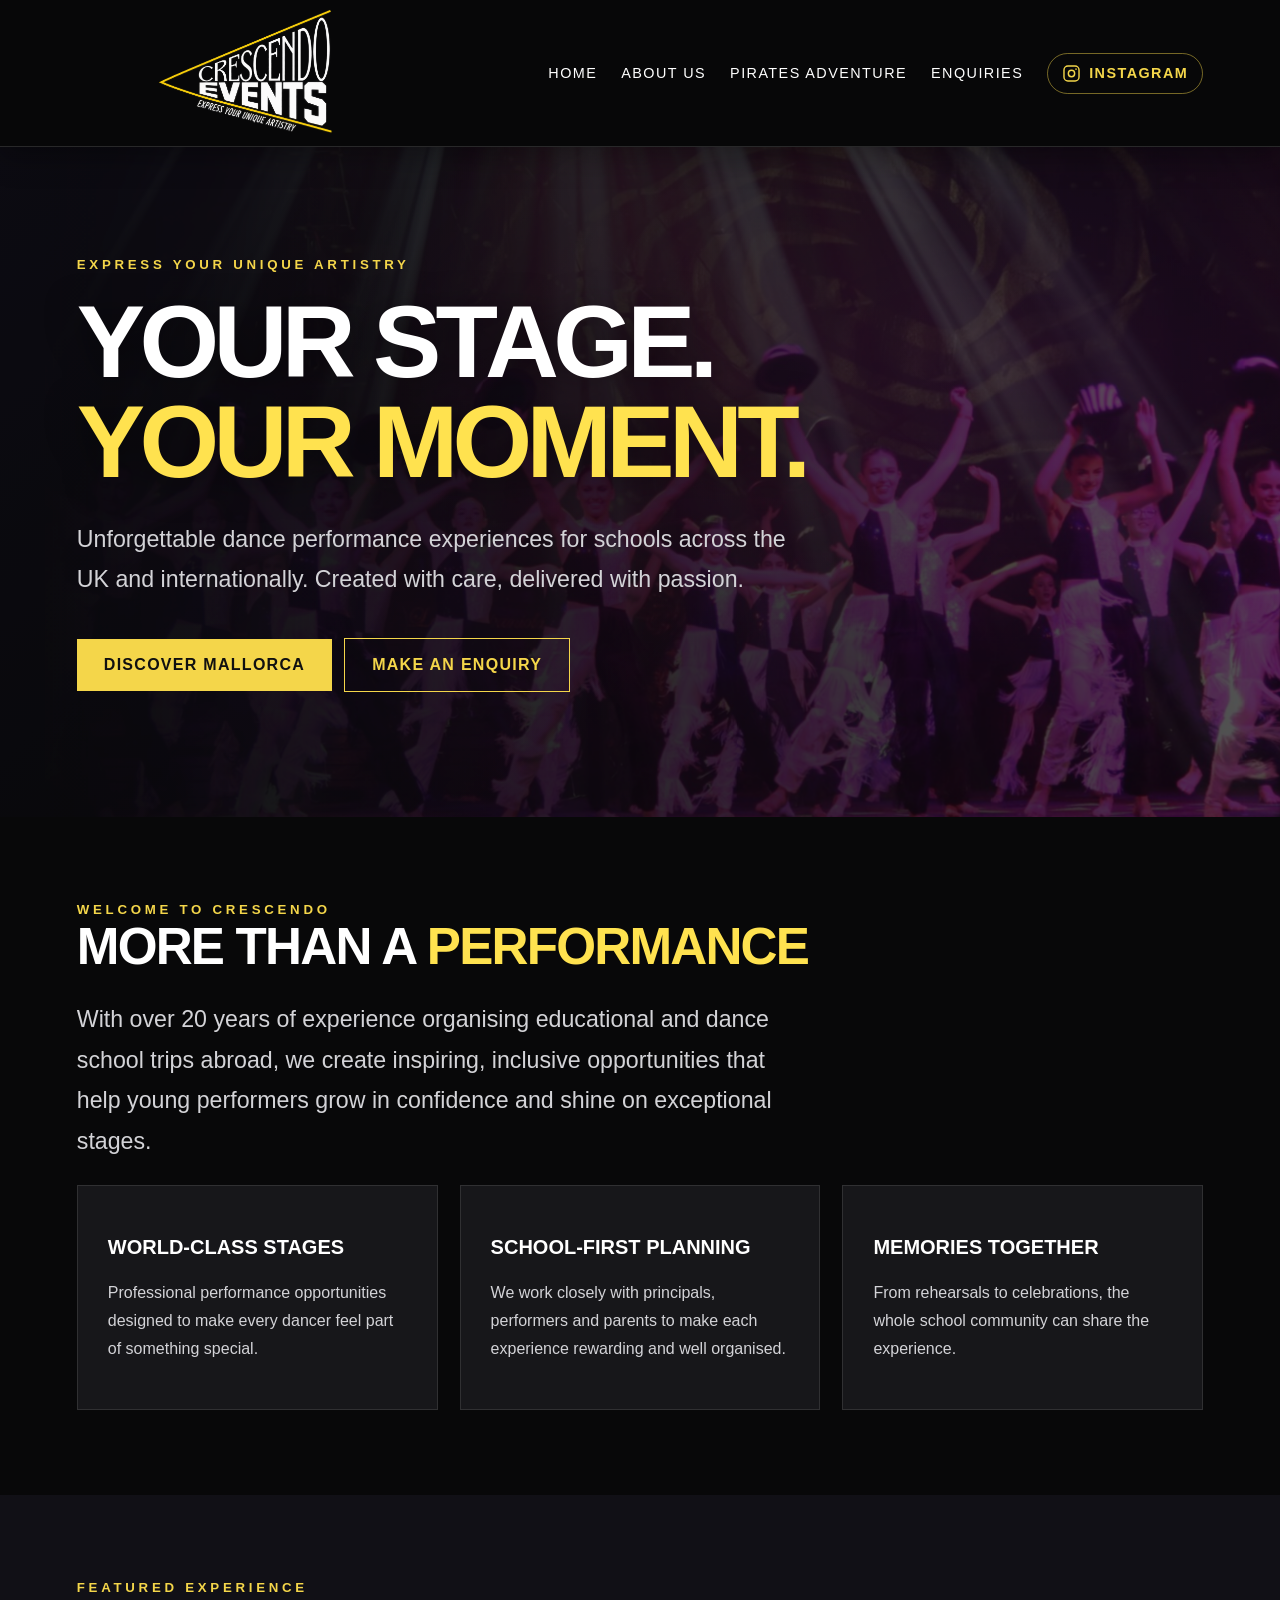
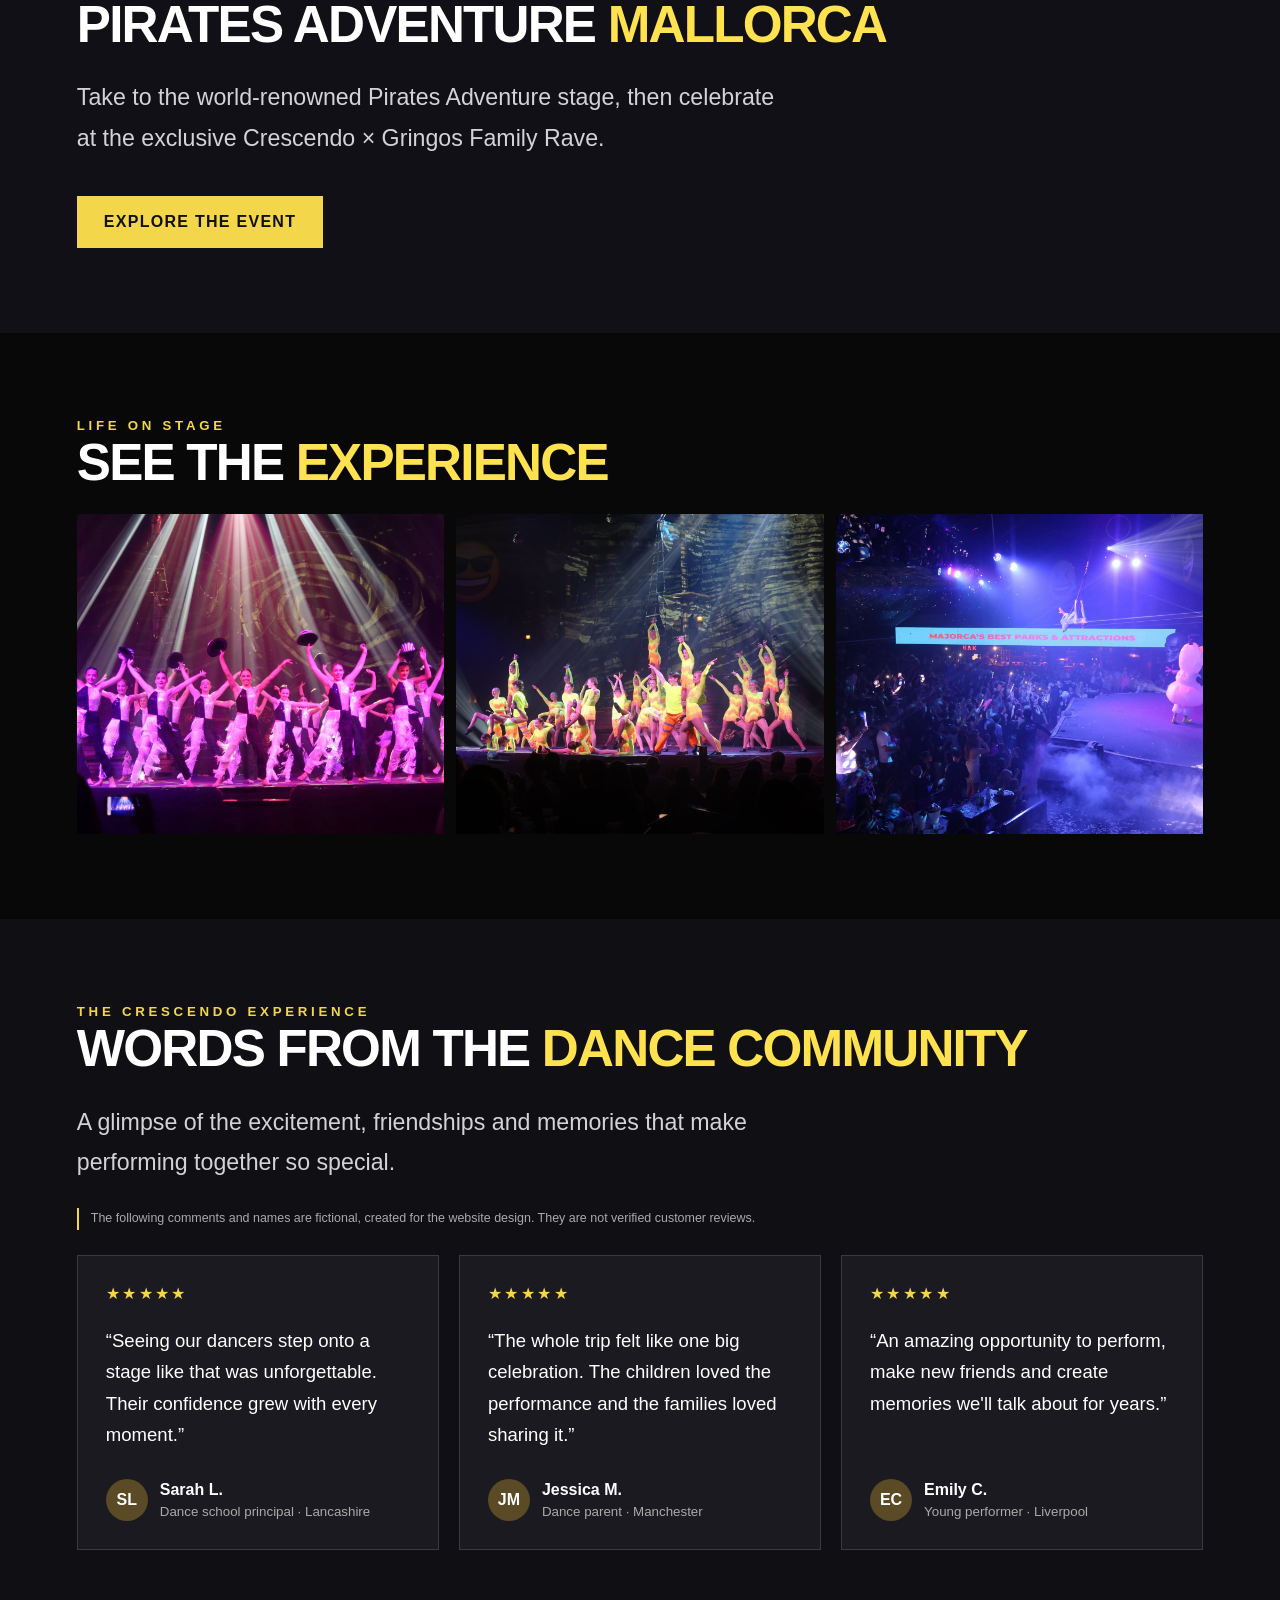
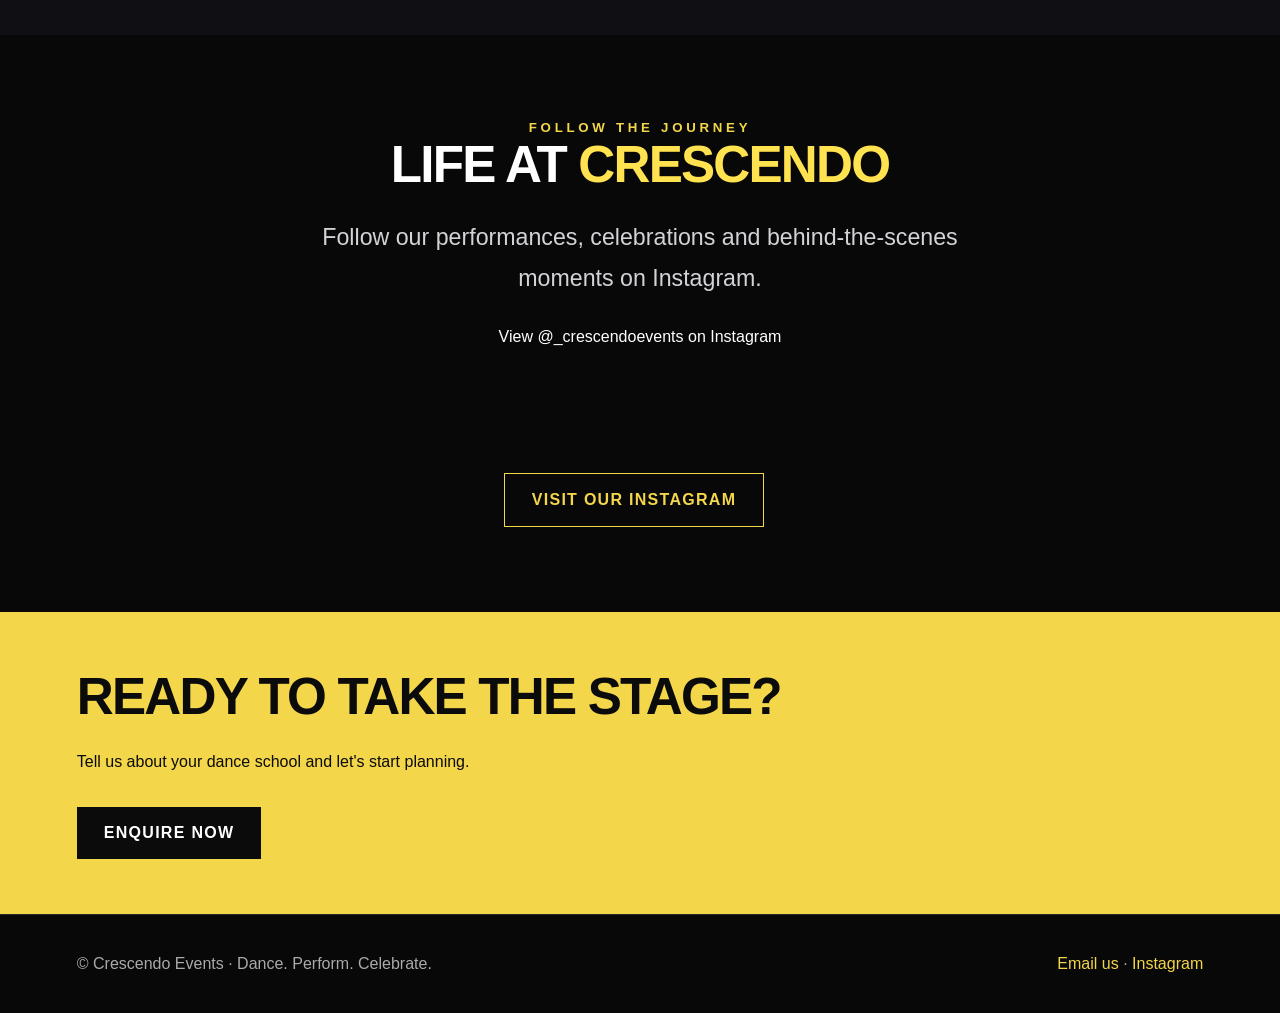
<file: index.html>
<!doctype html><html lang="en"><head><meta charset="utf-8"><meta name="viewport" content="width=device-width,initial-scale=1"><meta name="description" content="Crescendo Events creates exceptional international dance performance experiences."><title>Home | Crescendo Events</title><link rel="stylesheet" href="style.css"></head><body><header><a class="brand" href="index.html">CRESCENDO EVENTS</a><nav><a href="index.html">Home</a><a href="about.html">About us</a><a href="pirates.html">Pirates Adventure</a><a href="enquiries.html">Enquiries</a><a class="header-instagram" href="https://www.instagram.com/_crescendoevents?vrfl=MXExZ2s5ZWVnNHZlcA==" target="_blank" rel="noopener noreferrer" aria-label="Visit Crescendo Events on Instagram"><svg aria-hidden="true" width="19" height="19" viewBox="0 0 24 24" fill="none" stroke="currentColor" stroke-width="1.8"><rect x="2.5" y="2.5" width="19" height="19" rx="5"></rect><circle cx="12" cy="12" r="4"></circle><circle cx="17.7" cy="6.5" r="1" fill="currentColor" stroke="none"></circle></svg><span>Instagram</span></a></nav></header><main><div class="hero hero-home"><div class="hero-image" aria-hidden="true"></div><div class="inner"><div class="eyebrow">Express your unique artistry</div><h1>YOUR STAGE.<br><span class="gold">YOUR MOMENT.</span></h1><p class="lead">Unforgettable dance performance experiences for schools across the UK and internationally. Created with care, delivered with passion.</p><a class="button" href="pirates.html">Discover Mallorca</a><a class="button outline" href="enquiries.html">Make an enquiry</a></div></div><section><div class="inner"><div class="eyebrow">Welcome to Crescendo</div><h2>More than a <span class="gold">performance</span></h2><p class="lead">With over 20 years of experience organising educational and dance school trips abroad, we create inspiring, inclusive opportunities that help young performers grow in confidence and shine on exceptional stages.</p><div class="grid"><div class="tile"><h3>World-class stages</h3><p>Professional performance opportunities designed to make every dancer feel part of something special.</p></div><div class="tile"><h3>School-first planning</h3><p>We work closely with principals, performers and parents to make each experience rewarding and well organised.</p></div><div class="tile"><h3>Memories together</h3><p>From rehearsals to celebrations, the whole school community can share the experience.</p></div></div></div></section><section style="background:#111016"><div class="inner"><div class="eyebrow">Featured experience</div><h2>Pirates Adventure <span class="gold">Mallorca</span></h2><p class="lead">Take to the world-renowned Pirates Adventure stage, then celebrate at the exclusive Crescendo × Gringos Family Rave.</p><a class="button" href="pirates.html">Explore the event</a></div></section><section><div class="inner"><div class="eyebrow">Life on stage</div><h2>See the <span class="gold">experience</span></h2><div class="photo-grid"><img class="event-photo" src="assets/performance-stage.jpg" alt="Dance stage performance"><img class="event-photo" src="assets/stage-show.jpg" alt="Performers on stage"><img class="event-photo" src="assets/family-rave.jpg" alt="After-show celebration"></div></div></section><section class="testimonials" aria-labelledby="voices-heading"><div class="inner"><div class="eyebrow">The Crescendo experience</div><h2 id="voices-heading">Words from the <span class="gold">dance community</span></h2><p class="lead">A glimpse of the excitement, friendships and memories that make performing together so special.</p><p class="fiction-notice">The following comments and names are fictional, created for the website design. They are not verified customer reviews.</p><div class="quote-grid"><article class="quote-card"><div class="quote-stars" aria-hidden="true">★★★★★</div><blockquote>“Seeing our dancers step onto a stage like that was unforgettable. Their confidence grew with every moment.”</blockquote><div class="quote-person"><span class="quote-avatar">SL</span><span><strong>Sarah L.</strong><small>Dance school principal · Lancashire</small></span></div></article><article class="quote-card"><div class="quote-stars" aria-hidden="true">★★★★★</div><blockquote>“The whole trip felt like one big celebration. The children loved the performance and the families loved sharing it.”</blockquote><div class="quote-person"><span class="quote-avatar">JM</span><span><strong>Jessica M.</strong><small>Dance parent · Manchester</small></span></div></article><article class="quote-card"><div class="quote-stars" aria-hidden="true">★★★★★</div><blockquote>“An amazing opportunity to perform, make new friends and create memories we'll talk about for years.”</blockquote><div class="quote-person"><span class="quote-avatar">EC</span><span><strong>Emily C.</strong><small>Young performer · Liverpool</small></span></div></article></div></div></section><section class="instagram-section" aria-labelledby="instagram-heading"><div class="inner"><div class="eyebrow">Follow the journey</div><h2 id="instagram-heading">Life at <span class="gold">Crescendo</span></h2><p class="lead">Follow our performances, celebrations and behind-the-scenes moments on Instagram.</p><div class="crescendo-social-embed"><blockquote class="instagram-media" data-instgrm-permalink="https://www.instagram.com/_crescendoevents/" data-instgrm-version="14"><a href="https://www.instagram.com/_crescendoevents/" target="_blank" rel="noopener noreferrer">View @_crescendoevents on Instagram</a></blockquote></div><a class="button outline" href="https://www.instagram.com/_crescendoevents?vrfl=MXExZ2s5ZWVnNHZlcA==" target="_blank" rel="noopener noreferrer">Visit our Instagram</a></div></section><div class="strip"><div class="inner"><h2>Ready to take the stage?</h2><p>Tell us about your dance school and let's start planning.</p><a class="button" href="enquiries.html">Enquire now</a></div></div></main><footer><span>© Crescendo Events · Dance. Perform. Celebrate.</span><span><a href="mailto:crescendoeventsinfo@gmail.com">Email us</a> · <a href="https://www.instagram.com/_crescendoevents/">Instagram</a></span></footer><script async src="https://www.instagram.com/embed.js"></script></body></html>
</file>
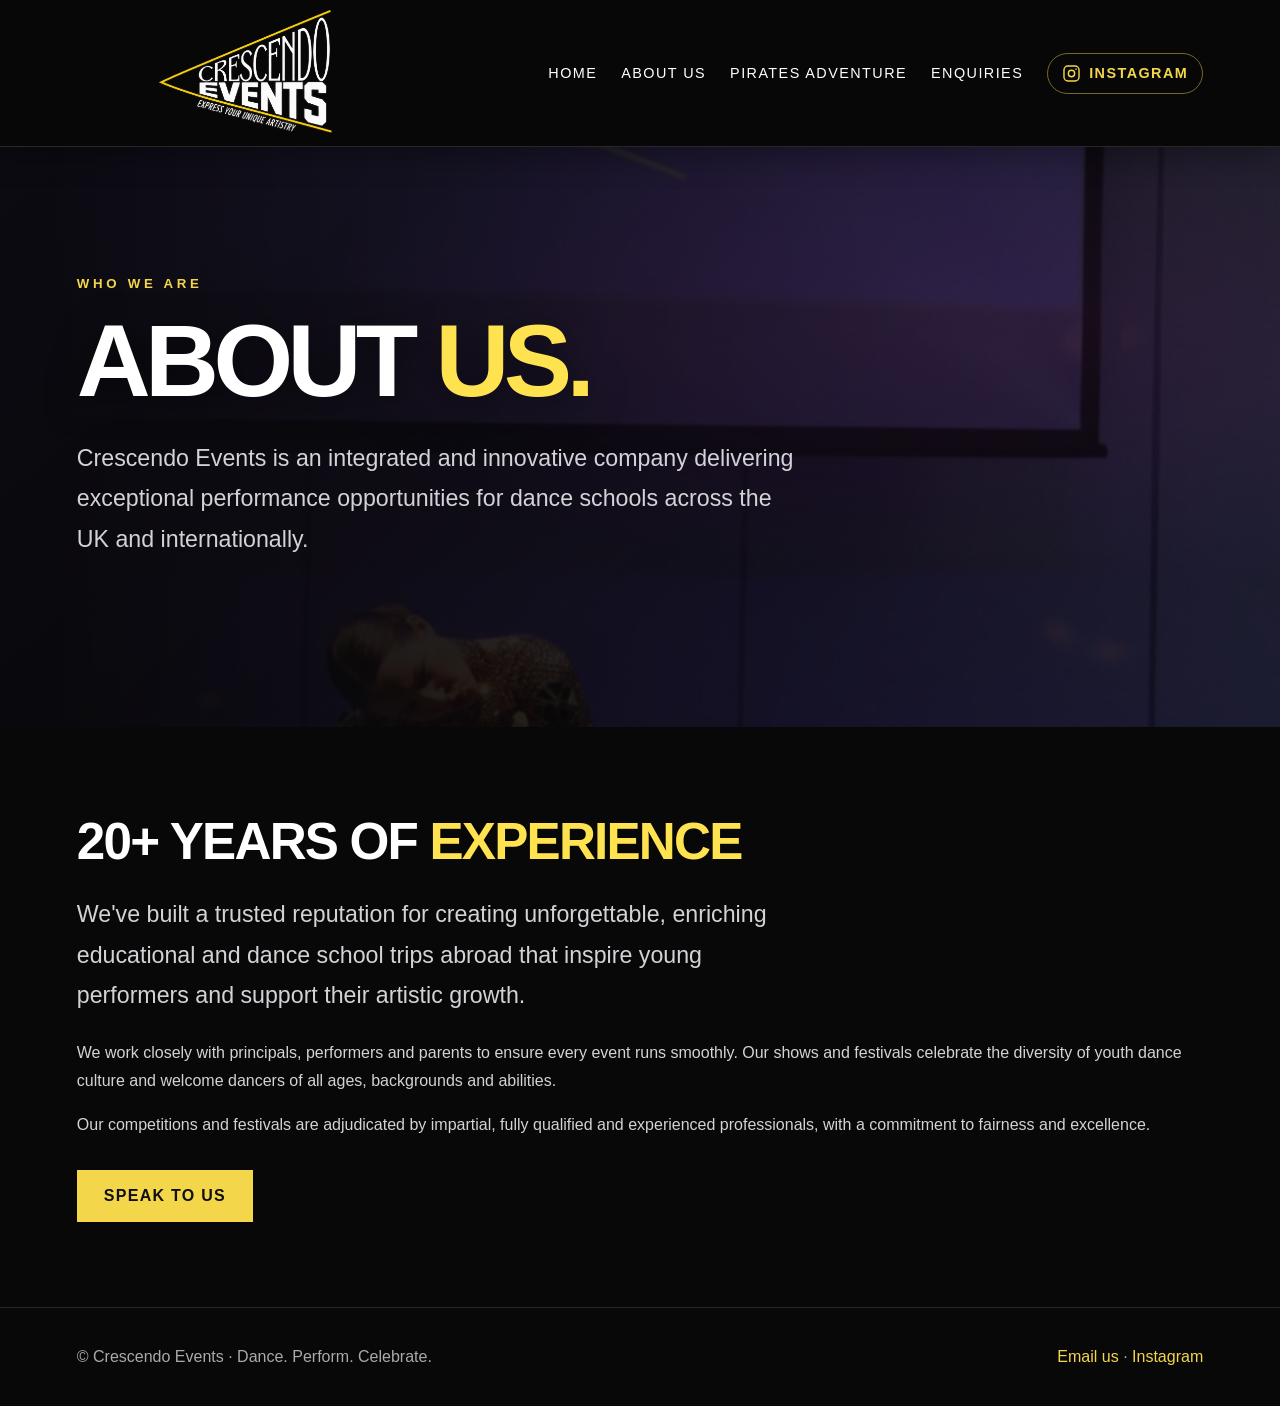
<file: about.html>
<!doctype html><html lang="en"><head><meta charset="utf-8"><meta name="viewport" content="width=device-width,initial-scale=1"><meta name="description" content="Crescendo Events creates exceptional international dance performance experiences."><title>About us | Crescendo Events</title><link rel="stylesheet" href="style.css"></head><body><header><a class="brand" href="index.html">CRESCENDO EVENTS</a><nav><a href="index.html">Home</a><a href="about.html">About us</a><a href="pirates.html">Pirates Adventure</a><a href="enquiries.html">Enquiries</a><a class="header-instagram" href="https://www.instagram.com/_crescendoevents?vrfl=MXExZ2s5ZWVnNHZlcA==" target="_blank" rel="noopener noreferrer" aria-label="Visit Crescendo Events on Instagram"><svg aria-hidden="true" width="19" height="19" viewBox="0 0 24 24" fill="none" stroke="currentColor" stroke-width="1.8"><rect x="2.5" y="2.5" width="19" height="19" rx="5"></rect><circle cx="12" cy="12" r="4"></circle><circle cx="17.7" cy="6.5" r="1" fill="currentColor" stroke="none"></circle></svg><span>Instagram</span></a></nav></header><main><div class="hero hero-about"><div class="hero-image" aria-hidden="true"></div><div class="inner"><div class="eyebrow">Who we are</div><h1>ABOUT <span class="gold">US.</span></h1><p class="lead">Crescendo Events is an integrated and innovative company delivering exceptional performance opportunities for dance schools across the UK and internationally.</p></div></div><section><div class="inner"><h2>20+ years of <span class="gold">experience</span></h2><p class="lead">We've built a trusted reputation for creating unforgettable, enriching educational and dance school trips abroad that inspire young performers and support their artistic growth.</p><p>We work closely with principals, performers and parents to ensure every event runs smoothly. Our shows and festivals celebrate the diversity of youth dance culture and welcome dancers of all ages, backgrounds and abilities.</p><p>Our competitions and festivals are adjudicated by impartial, fully qualified and experienced professionals, with a commitment to fairness and excellence.</p><a class="button" href="enquiries.html">Speak to us</a></div></section></main><footer><span>© Crescendo Events · Dance. Perform. Celebrate.</span><span><a href="mailto:crescendoeventsinfo@gmail.com">Email us</a> · <a href="https://www.instagram.com/_crescendoevents/">Instagram</a></span></footer></body></html>
</file>
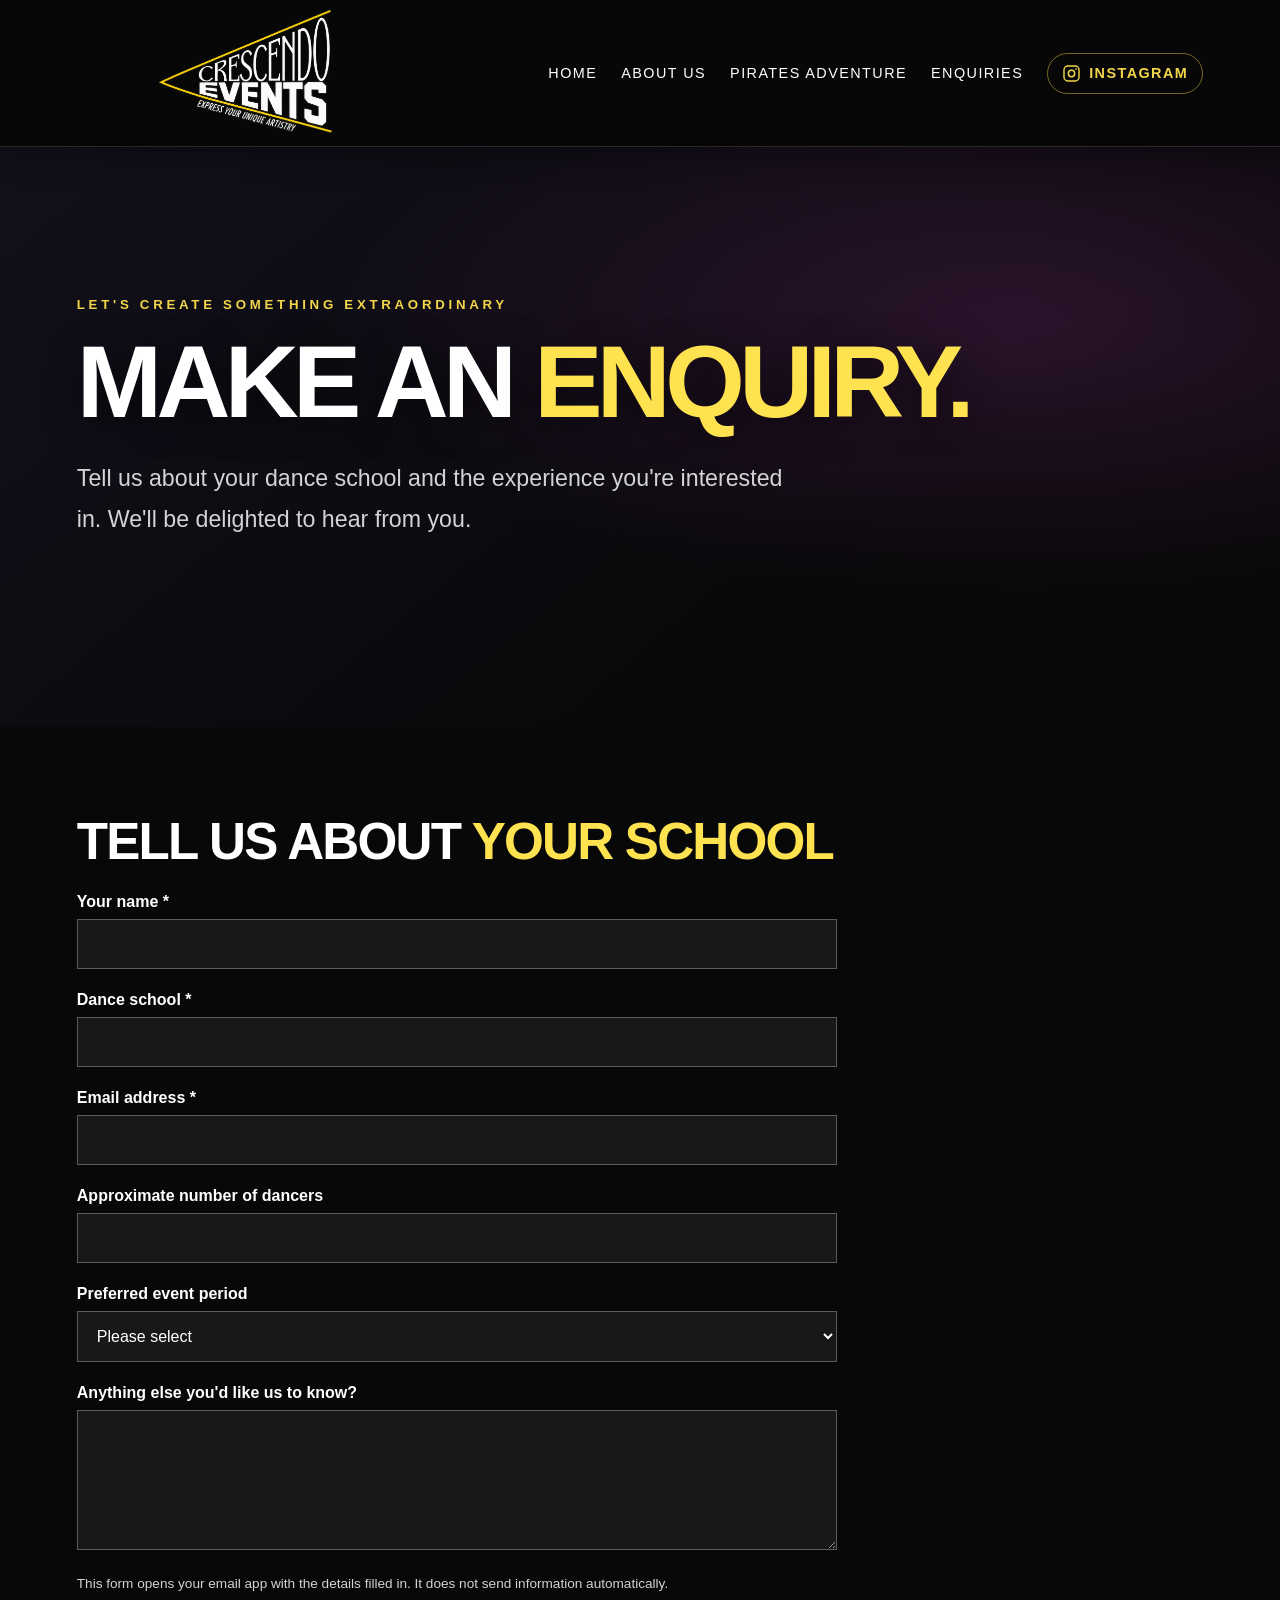
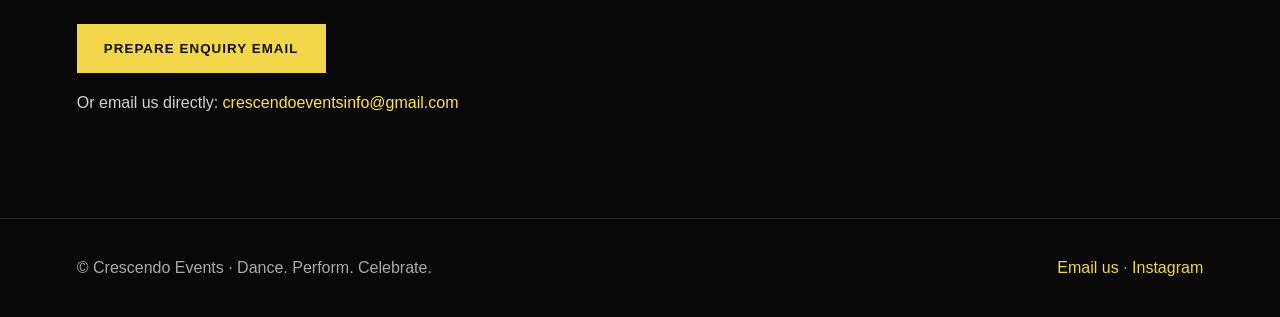
<file: enquiries.html>
<!doctype html><html lang="en"><head><meta charset="utf-8"><meta name="viewport" content="width=device-width,initial-scale=1"><meta name="description" content="Crescendo Events creates exceptional international dance performance experiences."><title>Enquiries | Crescendo Events</title><link rel="stylesheet" href="style.css"></head><body><header><a class="brand" href="index.html">CRESCENDO EVENTS</a><nav><a href="index.html">Home</a><a href="about.html">About us</a><a href="pirates.html">Pirates Adventure</a><a href="enquiries.html">Enquiries</a><a class="header-instagram" href="https://www.instagram.com/_crescendoevents?vrfl=MXExZ2s5ZWVnNHZlcA==" target="_blank" rel="noopener noreferrer" aria-label="Visit Crescendo Events on Instagram"><svg aria-hidden="true" width="19" height="19" viewBox="0 0 24 24" fill="none" stroke="currentColor" stroke-width="1.8"><rect x="2.5" y="2.5" width="19" height="19" rx="5"></rect><circle cx="12" cy="12" r="4"></circle><circle cx="17.7" cy="6.5" r="1" fill="currentColor" stroke="none"></circle></svg><span>Instagram</span></a></nav></header><main><div class="hero"><div class="inner"><div class="eyebrow">Let's create something extraordinary</div><h1>MAKE AN <span class="gold">ENQUIRY.</span></h1><p class="lead">Tell us about your dance school and the experience you're interested in. We'll be delighted to hear from you.</p></div></div><section><div class="inner"><h2>Tell us about <span class="gold">your school</span></h2><form class="form" id="enquiry"><div class="field"><label for="name">Your name *</label><input id="name" required></div><div class="field"><label for="school">Dance school *</label><input id="school" required></div><div class="field"><label for="email">Email address *</label><input id="email" type="email" required></div><div class="field"><label for="dancers">Approximate number of dancers</label><input id="dancers" type="number" min="1"></div><div class="field"><label for="period">Preferred event period</label><select id="period"><option value="">Please select</option><option>October 2027</option><option>May 2028</option><option>Summer 2028</option><option>October 2028</option><option>Other / not sure</option></select></div><div class="field"><label for="message">Anything else you'd like us to know?</label><textarea id="message"></textarea></div><p class="small">This form opens your email app with the details filled in. It does not send information automatically.</p><button class="button" type="submit" style="border:0;cursor:pointer">Prepare enquiry email</button></form><p>Or email us directly: <a class="gold" href="mailto:crescendoeventsinfo@gmail.com">crescendoeventsinfo@gmail.com</a></p></div></section><script>document.getElementById('enquiry').addEventListener('submit',function(e){e.preventDefault();const get=id=>document.getElementById(id).value;const body='Name: '+get('name')+'\nSchool: '+get('school')+'\nEmail: '+get('email')+'\nDancers: '+get('dancers')+'\nPreferred period: '+get('period')+'\n\nMessage:\n'+get('message');location.href='mailto:crescendoeventsinfo@gmail.com?subject='+encodeURIComponent('Crescendo Events enquiry - '+get('school'))+'&body='+encodeURIComponent(body)})</script></main><footer><span>© Crescendo Events · Dance. Perform. Celebrate.</span><span><a href="mailto:crescendoeventsinfo@gmail.com">Email us</a> · <a href="https://www.instagram.com/_crescendoevents/">Instagram</a></span></footer></body></html>
</file>
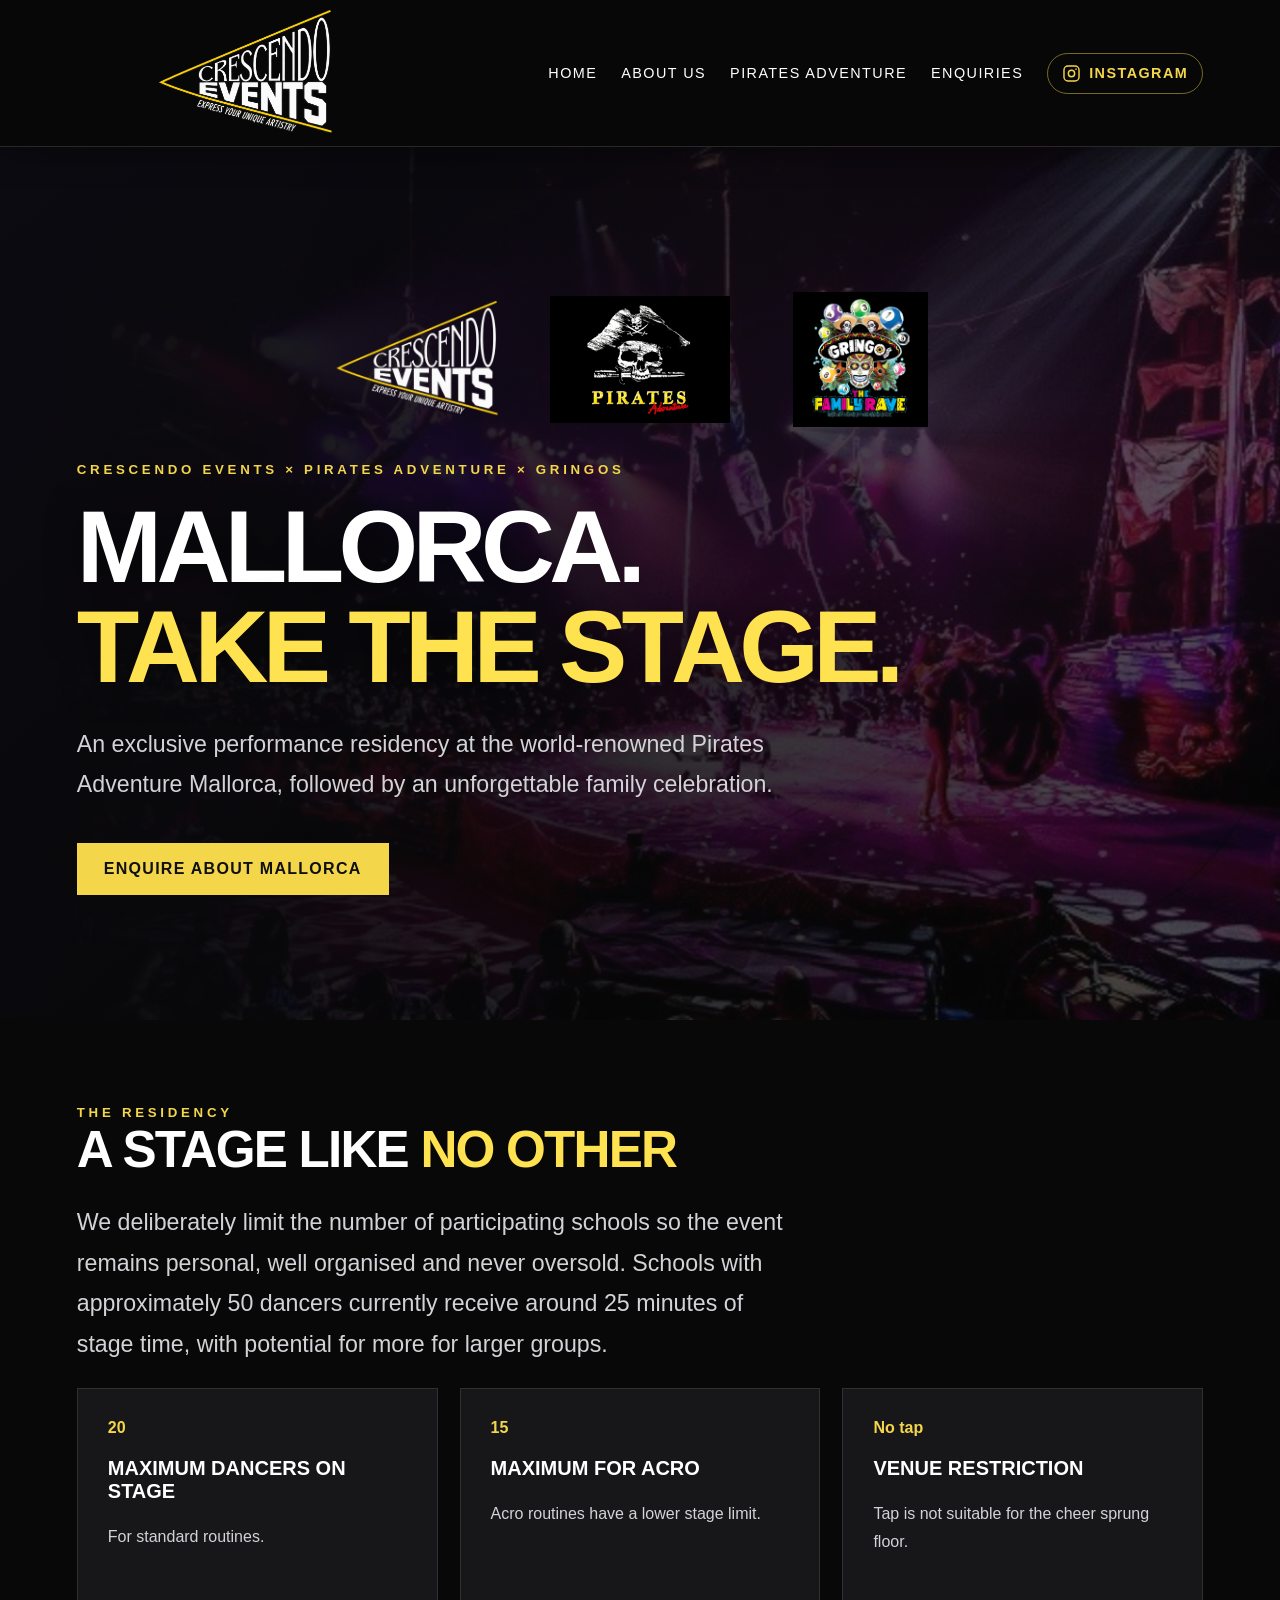
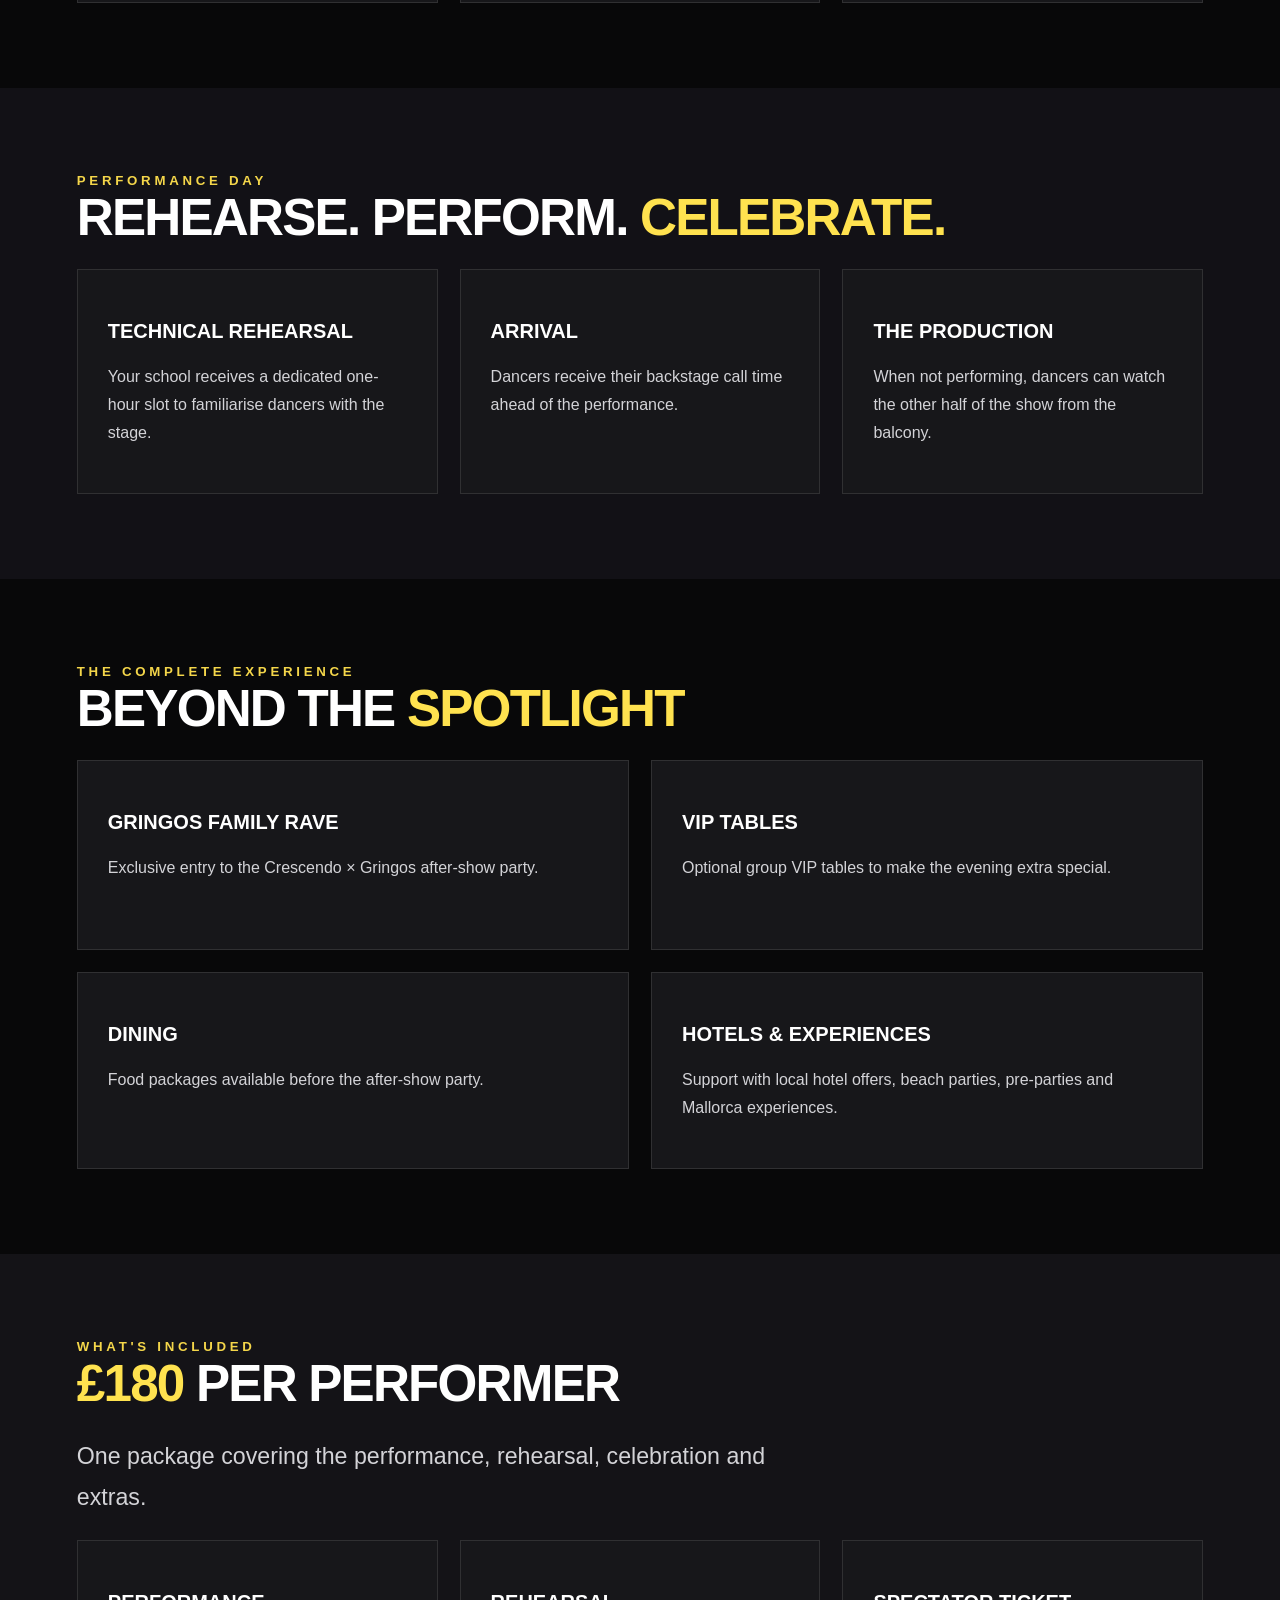
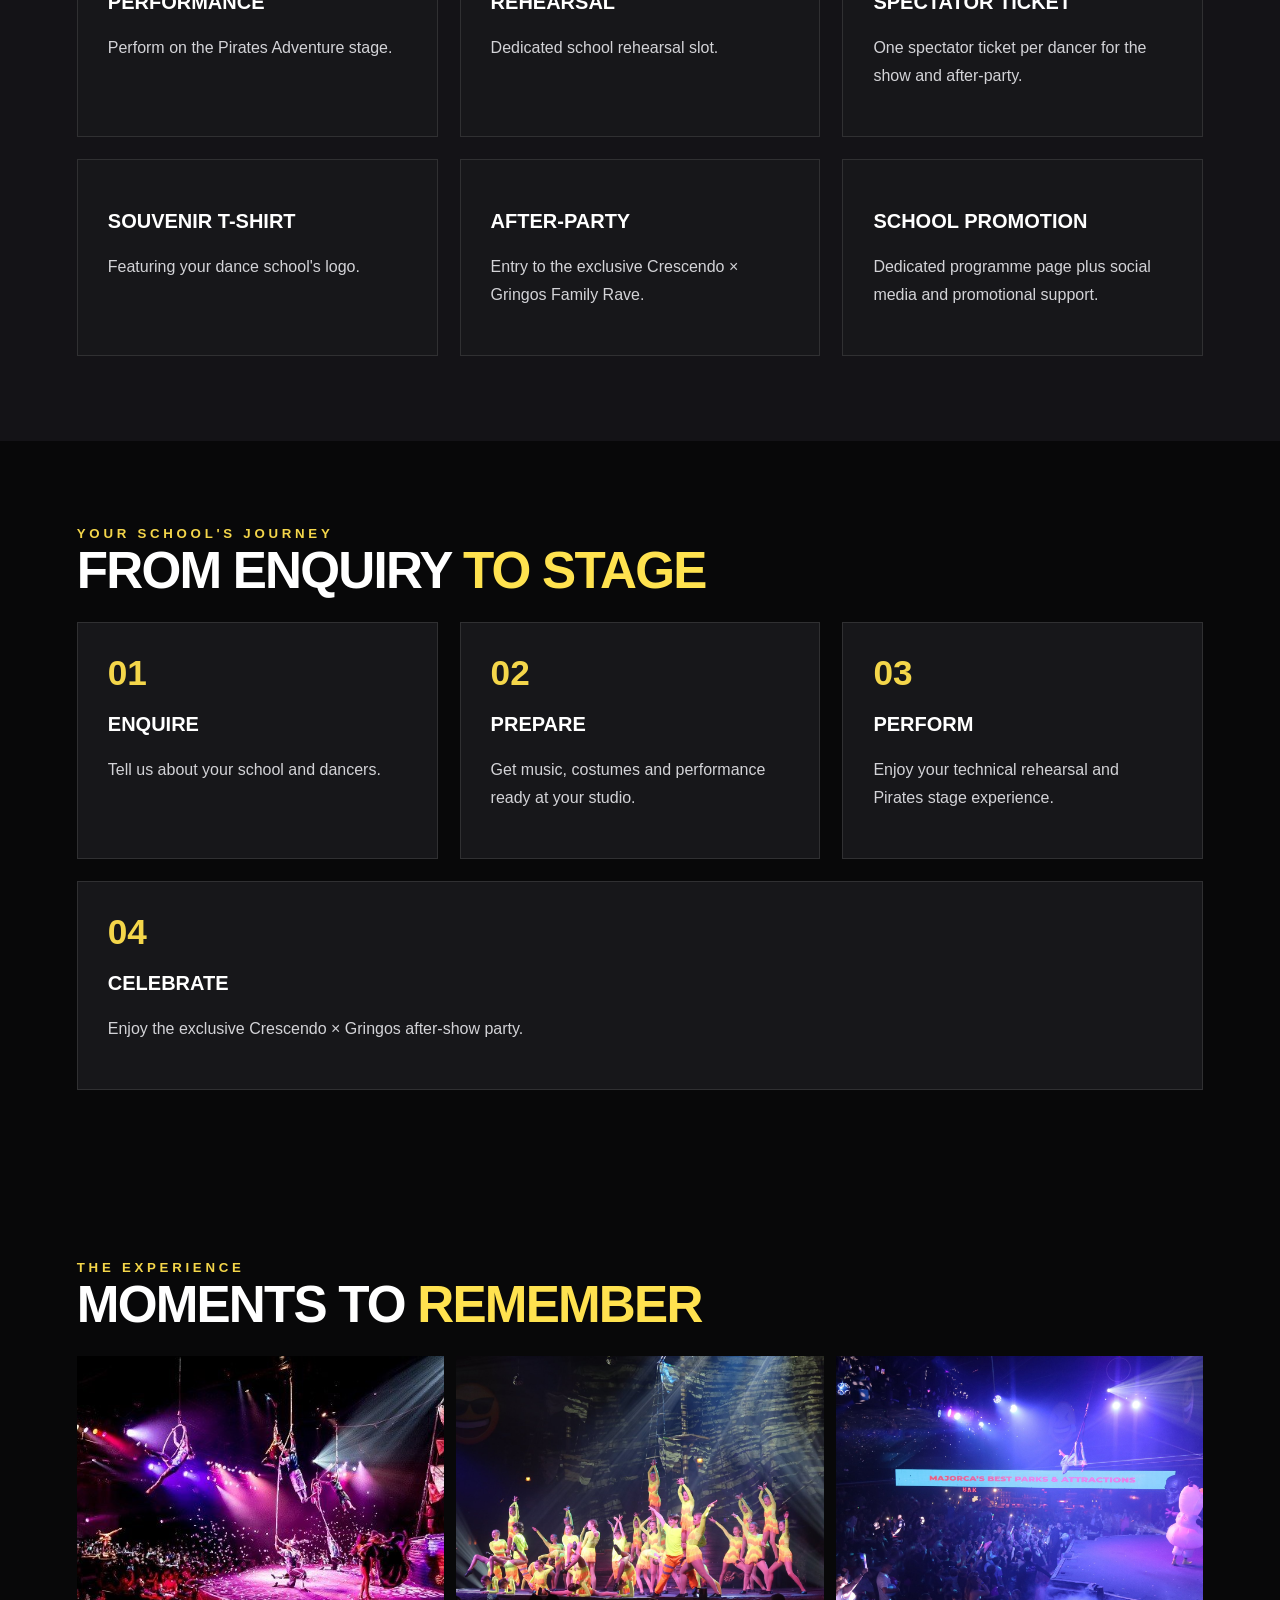
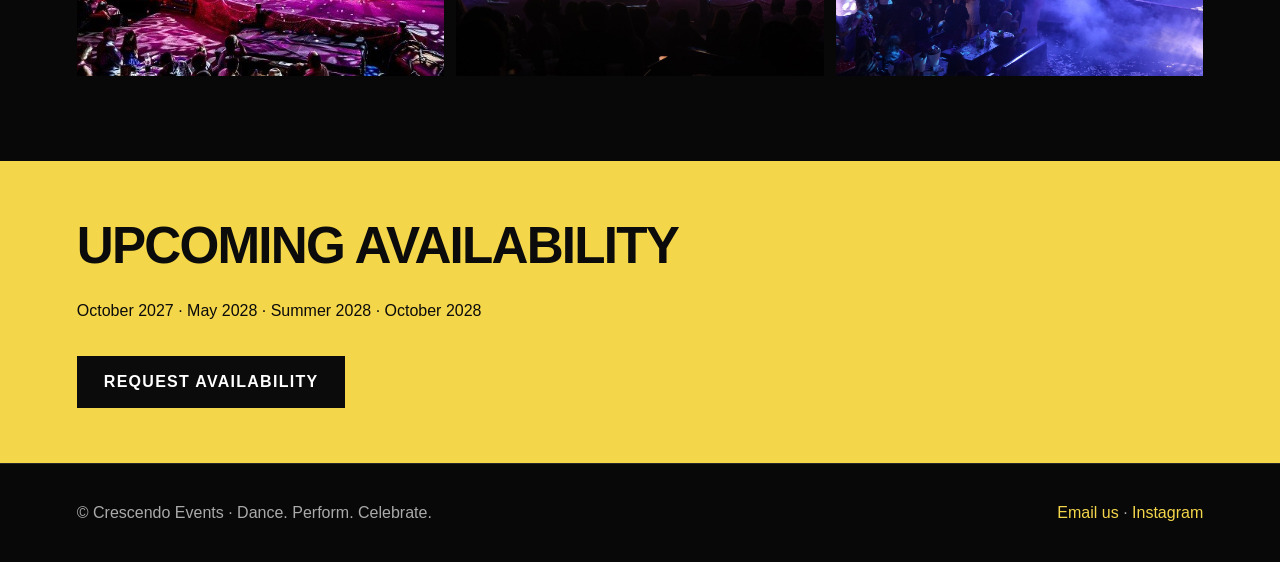
<file: pirates.html>
<!doctype html><html lang="en"><head><meta charset="utf-8"><meta name="viewport" content="width=device-width,initial-scale=1"><meta name="description" content="Crescendo Events creates exceptional international dance performance experiences."><title>Pirates Adventure Mallorca | Crescendo Events</title><link rel="stylesheet" href="style.css"></head><body><header><a class="brand" href="index.html">CRESCENDO EVENTS</a><nav><a href="index.html">Home</a><a href="about.html">About us</a><a href="pirates.html">Pirates Adventure</a><a href="enquiries.html">Enquiries</a><a class="header-instagram" href="https://www.instagram.com/_crescendoevents?vrfl=MXExZ2s5ZWVnNHZlcA==" target="_blank" rel="noopener noreferrer" aria-label="Visit Crescendo Events on Instagram"><svg aria-hidden="true" width="19" height="19" viewBox="0 0 24 24" fill="none" stroke="currentColor" stroke-width="1.8"><rect x="2.5" y="2.5" width="19" height="19" rx="5"></rect><circle cx="12" cy="12" r="4"></circle><circle cx="17.7" cy="6.5" r="1" fill="currentColor" stroke="none"></circle></svg><span>Instagram</span></a></nav></header><main><div class="hero hero-pirates"><div class="hero-image" aria-hidden="true"></div><div class="inner"><div class="partner-logos"><img src="assets/crescendo-logo.png.png" alt="Crescendo Events"><img src="assets/pirates-logo.png" alt="Pirates Adventure"><img src="assets/gringos-logo.png" alt="Gringos Family Rave"></div><div class="eyebrow">Crescendo Events × Pirates Adventure × Gringos</div><h1>MALLORCA.<br><span class="gold">TAKE THE STAGE.</span></h1><p class="lead">An exclusive performance residency at the world-renowned Pirates Adventure Mallorca, followed by an unforgettable family celebration.</p><a class="button" href="enquiries.html">Enquire about Mallorca</a></div></div><section><div class="inner"><div class="eyebrow">The residency</div><h2>A stage like <span class="gold">no other</span></h2><p class="lead">We deliberately limit the number of participating schools so the event remains personal, well organised and never oversold. Schools with approximately 50 dancers currently receive around 25 minutes of stage time, with potential for more for larger groups.</p><div class="grid"><div class="tile"><strong>20</strong><h3>Maximum dancers on stage</h3><p>For standard routines.</p></div><div class="tile"><strong>15</strong><h3>Maximum for acro</h3><p>Acro routines have a lower stage limit.</p></div><div class="tile"><strong>No tap</strong><h3>Venue restriction</h3><p>Tap is not suitable for the cheer sprung floor.</p></div></div></div></section><section style="background:#121116"><div class="inner"><div class="eyebrow">Performance day</div><h2>Rehearse. Perform. <span class="gold">Celebrate.</span></h2><div class="grid"><div class="tile"><h3>Technical rehearsal</h3><p>Your school receives a dedicated one-hour slot to familiarise dancers with the stage.</p></div><div class="tile"><h3>Arrival</h3><p>Dancers receive their backstage call time ahead of the performance.</p></div><div class="tile"><h3>The production</h3><p>When not performing, dancers can watch the other half of the show from the balcony.</p></div></div></div></section><section><div class="inner"><div class="eyebrow">The complete experience</div><h2>Beyond the <span class="gold">spotlight</span></h2><div class="grid two"><div class="tile"><h3>Gringos Family Rave</h3><p>Exclusive entry to the Crescendo × Gringos after-show party.</p></div><div class="tile"><h3>VIP tables</h3><p>Optional group VIP tables to make the evening extra special.</p></div><div class="tile"><h3>Dining</h3><p>Food packages available before the after-show party.</p></div><div class="tile"><h3>Hotels & experiences</h3><p>Support with local hotel offers, beach parties, pre-parties and Mallorca experiences.</p></div></div></div></section><section style="background:#141317"><div class="inner"><div class="eyebrow">What's included</div><h2><span class="gold">£180</span> per performer</h2><p class="lead">One package covering the performance, rehearsal, celebration and extras.</p><div class="grid"><div class="tile"><h3>Performance</h3><p>Perform on the Pirates Adventure stage.</p></div><div class="tile"><h3>Rehearsal</h3><p>Dedicated school rehearsal slot.</p></div><div class="tile"><h3>Spectator ticket</h3><p>One spectator ticket per dancer for the show and after-party.</p></div><div class="tile"><h3>Souvenir T-shirt</h3><p>Featuring your dance school's logo.</p></div><div class="tile"><h3>After-party</h3><p>Entry to the exclusive Crescendo × Gringos Family Rave.</p></div><div class="tile"><h3>School promotion</h3><p>Dedicated programme page plus social media and promotional support.</p></div></div></div></section><section><div class="inner"><div class="eyebrow">Your school's journey</div><h2>From enquiry <span class="gold">to stage</span></h2><div class="grid"><div class="tile"><div class="step">01</div><h3>Enquire</h3><p>Tell us about your school and dancers.</p></div><div class="tile"><div class="step">02</div><h3>Prepare</h3><p>Get music, costumes and performance ready at your studio.</p></div><div class="tile"><div class="step">03</div><h3>Perform</h3><p>Enjoy your technical rehearsal and Pirates stage experience.</p></div></div><div class="tile" style="margin-top:22px"><div class="step">04</div><h3>Celebrate</h3><p>Enjoy the exclusive Crescendo × Gringos after-show party.</p></div></div></section><section><div class="inner"><div class="eyebrow">The experience</div><h2>Moments to <span class="gold">remember</span></h2><div class="photo-grid"><img class="event-photo" src="assets/pirates-stage.jpg" alt="Pirates Adventure venue"><img class="event-photo" src="assets/stage-show.jpg" alt="Dance performance"><img class="event-photo" src="assets/family-rave.jpg" alt="Gringos after-party"></div></div></section><div class="strip"><div class="inner"><h2>Upcoming availability</h2><p>October 2027 · May 2028 · Summer 2028 · October 2028</p><a class="button" href="enquiries.html">Request availability</a></div></div></main><footer><span>© Crescendo Events · Dance. Perform. Celebrate.</span><span><a href="mailto:crescendoeventsinfo@gmail.com">Email us</a> · <a href="https://www.instagram.com/_crescendoevents/">Instagram</a></span></footer></body></html>
</file>
<file: style.css>
:root{--gold:#f4d64a;--bg:#080809;--card:#17171a;--muted:#b6b6bc}*{box-sizing:border-box}html{scroll-behavior:smooth}body{margin:0;background:var(--bg);color:#fff;font-family:Arial,Helvetica,sans-serif}a{color:inherit;text-decoration:none}header{position:sticky;top:0;z-index:10;background:#080809ed;border-bottom:1px solid #ffffff22;display:flex;justify-content:space-between;align-items:center;padding:20px 6%;gap:20px}header .brand{font-weight:900;letter-spacing:.12em;font-size:1.2rem;color:var(--gold)}nav{display:flex;flex-wrap:wrap;gap:24px}nav a{font-size:.9rem;text-transform:uppercase;letter-spacing:.1em}nav a:hover{color:var(--gold)}main{min-height:70vh}.hero{padding:110px 6% 125px;background:radial-gradient(ellipse at 80% 30%,#6b276b55,transparent 48%),linear-gradient(140deg,#12101b,#080809 70%)}.eyebrow{font-size:.8rem;letter-spacing:.28em;text-transform:uppercase;color:var(--gold);font-weight:700}h1{font-size:clamp(3.2rem,8vw,7rem);line-height:.98;text-transform:uppercase;letter-spacing:-.055em;margin:20px 0 26px;max-width:1000px}h2{font-size:clamp(2rem,4vw,3.6rem);text-transform:uppercase;letter-spacing:-.035em;margin:0 0 22px}h3{text-transform:uppercase;font-size:1.25rem}p{line-height:1.75;color:#d3d3d7}p.lead{font-size:clamp(1.15rem,2vw,1.45rem);max-width:720px}.gold{color:var(--gold)}.button{display:inline-block;padding:17px 27px;background:var(--gold);color:#101010;font-weight:800;text-transform:uppercase;letter-spacing:.08em;margin:15px 12px 0 0}.button.outline{background:transparent;border:1px solid var(--gold);color:var(--gold)}section{padding:85px 6%}.inner{max-width:1200px;margin:auto}.grid{display:grid;grid-template-columns:repeat(3,minmax(0,1fr));gap:22px}.grid.two{grid-template-columns:repeat(2,minmax(0,1fr))}.tile{background:var(--card);border:1px solid #ffffff1b;padding:30px;min-height:190px}.tile strong{color:var(--gold)}.strip{background:var(--gold);color:#0b0b0b;padding:55px 6%}.strip h2,.strip p{color:#0b0b0b}.strip .button{background:#0b0b0b;color:white}.muted{color:var(--muted)}footer{padding:40px 6%;border-top:1px solid #ffffff20;display:flex;justify-content:space-between;flex-wrap:wrap;gap:20px;color:#aaa}footer a{color:var(--gold)}.form{max-width:760px}.field{display:flex;flex-direction:column;gap:8px;margin:0 0 22px}.field label{font-weight:bold}.field input,.field select,.field textarea{background:#18181b;border:1px solid #5a5a5f;border-radius:0;padding:15px;color:white;font:inherit;width:100%}.field textarea{min-height:140px}.small{font-size:.85rem}.step{font-size:2.2rem;color:var(--gold);font-weight:900}details{padding:20px 0;border-bottom:1px solid #ffffff30}summary{cursor:pointer;font-weight:700}details p{margin-bottom:0}@media(max-width:750px){header{display:block;padding:18px 5%}nav{margin-top:18px;gap:14px}nav a{font-size:.75rem}.hero{padding:80px 5%}section{padding:65px 5%}.grid,.grid.two{grid-template-columns:1fr}h1{font-size:3.5rem}}
/* Enhanced theatrical brand treatment; photography loads when PDF assets are uploaded. */
header{backdrop-filter:blur(16px);box-shadow:0 8px 30px #0005}.brand{display:flex;align-items:center;gap:12px}.brand:before{content:"";width:33px;height:30px;display:inline-block;background:linear-gradient(150deg,transparent 45%,#f4d64a 46% 49%,transparent 50%),linear-gradient(30deg,transparent 45%,#f4d64a 46% 49%,transparent 50%);border-left:2px solid var(--gold)}.hero{position:relative;overflow:hidden;isolation:isolate;min-height:580px;display:flex;align-items:center}.hero .inner{position:relative;z-index:2;width:100%}.hero-image{position:absolute;z-index:-1;inset:0;background-size:cover;background-position:center;opacity:.48;transform:scale(1.04);animation:reveal 1.6s ease-out both}.hero-home .hero-image{background-image:linear-gradient(90deg,#080809 10%,#08080977 62%,#08080944),url('assets/performance-stage.jpg')}.hero-pirates .hero-image{background-image:linear-gradient(90deg,#080809 10%,#08080977 65%,#08080944),url('assets/pirates-stage.jpg')}.hero-about .hero-image{background-image:linear-gradient(90deg,#080809 10%,#08080988 65%,#08080955),url('assets/dancer.jpg')}@keyframes reveal{from{opacity:0;transform:scale(1.1)}to{opacity:.48;transform:scale(1.04)}}.tile{transition:transform .25s,border-color .25s}.tile:hover{transform:translateY(-5px);border-color:#f4d64a88}.button{transition:transform .2s,filter .2s}.button:hover{transform:translateY(-3px);filter:brightness(1.08)}.hero h1{text-shadow:0 5px 35px #0008}.eyebrow{font-size:.83rem}.gold{color:#ffe24f}@media(prefers-reduced-motion:reduce){.hero-image,.tile,.button{animation:none;transition:none}}
/* Official Crescendo Events identity */
header .brand{font-size:0;letter-spacing:0;min-width:155px;min-height:62px;display:inline-flex;align-items:center}header .brand:before{display:none}header .brand:after{content:"";display:block;width:165px;height:72px;background:url('assets/crescendo-logo.png.png') center/contain no-repeat}.brand img{display:block;width:165px;max-height:75px;object-fit:contain}.hero-home .hero-image{background-image:linear-gradient(90deg,#080809 5%,#080809aa 52%,#08080955),url('assets/performance-stage.jpg')}.hero-pirates .hero-image{background-image:linear-gradient(90deg,#080809 5%,#080809aa 52%,#08080955),url('assets/pirates-stage.jpg')}.hero-about .hero-image{background-image:linear-gradient(90deg,#080809 5%,#080809aa 52%,#08080955),url('assets/dancer.jpg')}.event-photo{width:100%;height:320px;object-fit:cover;display:block}.photo-grid{display:grid;grid-template-columns:repeat(3,1fr);gap:12px}.partner-logos{display:flex;align-items:center;justify-content:center;gap:40px;flex-wrap:wrap;padding:35px 0}.partner-logos img{width:180px;height:135px;object-fit:contain}.brand-mark{display:block;width:230px;max-width:65vw;margin-bottom:22px}@media(max-width:750px){.photo-grid{grid-template-columns:1fr}.event-photo{height:230px}header .brand:after{width:135px;height:58px}}

/* Larger current logo in top navigation; old hero logo removed */
header .brand{min-width:230px;min-height:92px;flex-shrink:0}header .brand:after{width:230px;height:95px}header{padding-top:12px;padding-bottom:12px}.hero-home .brand-mark{display:none!important}@media(max-width:750px){header .brand{min-width:180px;min-height:75px}header .brand:after{width:180px;height:76px}}

/* Larger Crescendo Events masthead logo */
header .brand{min-width:320px;min-height:128px}header .brand:after{width:320px;height:130px}header{padding-top:8px;padding-bottom:8px}@media(max-width:900px){header .brand{min-width:235px;min-height:95px}header .brand:after{width:235px;height:98px}}@media(max-width:750px){header .brand{min-width:215px;min-height:88px}header .brand:after{width:215px;height:90px}}

/* Social navigation, community quotes and Instagram gallery */
header nav{align-items:center}.header-instagram{display:inline-flex;align-items:center;gap:8px;color:var(--gold);font-weight:700;border:1px solid #f4d64a77;border-radius:100px;padding:10px 14px;white-space:nowrap}.header-instagram:hover{background:#f4d64a20}.testimonials{background:#101014}.fiction-notice{font-size:.78rem;color:#aaa;border-left:2px solid var(--gold);padding-left:12px;margin:25px 0}.quote-grid{display:grid;grid-template-columns:repeat(3,minmax(0,1fr));gap:20px}.quote-card{background:#1b1a20;border:1px solid #ffffff24;padding:28px;display:flex;flex-direction:column;min-height:290px}.quote-stars{color:var(--gold);letter-spacing:.15em}.quote-card blockquote{font-size:1.16rem;line-height:1.7;margin:22px 0 28px;flex:1}.quote-person{display:flex;align-items:center;gap:12px}.quote-avatar{width:42px;height:42px;display:grid;place-items:center;background:#5a4a26;color:#fff;border-radius:50%;font-weight:800}.quote-person strong,.quote-person small{display:block}.quote-person small{color:#aaa;margin-top:5px}.instagram-heading{display:flex;justify-content:space-between;align-items:end;gap:25px;margin-bottom:25px}.instagram-heading .button{display:inline-flex;align-items:center;gap:10px}.insta-gallery{display:grid;grid-template-columns:repeat(4,minmax(0,1fr));gap:12px}.insta-gallery a{display:block;aspect-ratio:1;overflow:hidden;background:#18181b}.insta-gallery img{width:100%;height:100%;object-fit:cover;transition:transform .35s}.insta-gallery a:hover img{transform:scale(1.06)}.gallery-note{font-size:.8rem;color:#999}@media(max-width:950px){.quote-grid{grid-template-columns:1fr}.instagram-heading{display:block}.insta-gallery{grid-template-columns:repeat(2,minmax(0,1fr))}}@media(max-width:750px){header nav{gap:10px}.header-instagram{padding:8px 10px}.header-instagram span{display:none}.quote-card{min-height:0}}
/* Instagram embed matching Ormskirk Golf Club approach */
.crescendo-social-embed{max-width:540px;min-height:110px;margin:30px auto 20px}.crescendo-social-embed .instagram-media{margin:0 auto!important}.instagram-section{text-align:center}.instagram-section .lead{margin-left:auto;margin-right:auto}
</file>
